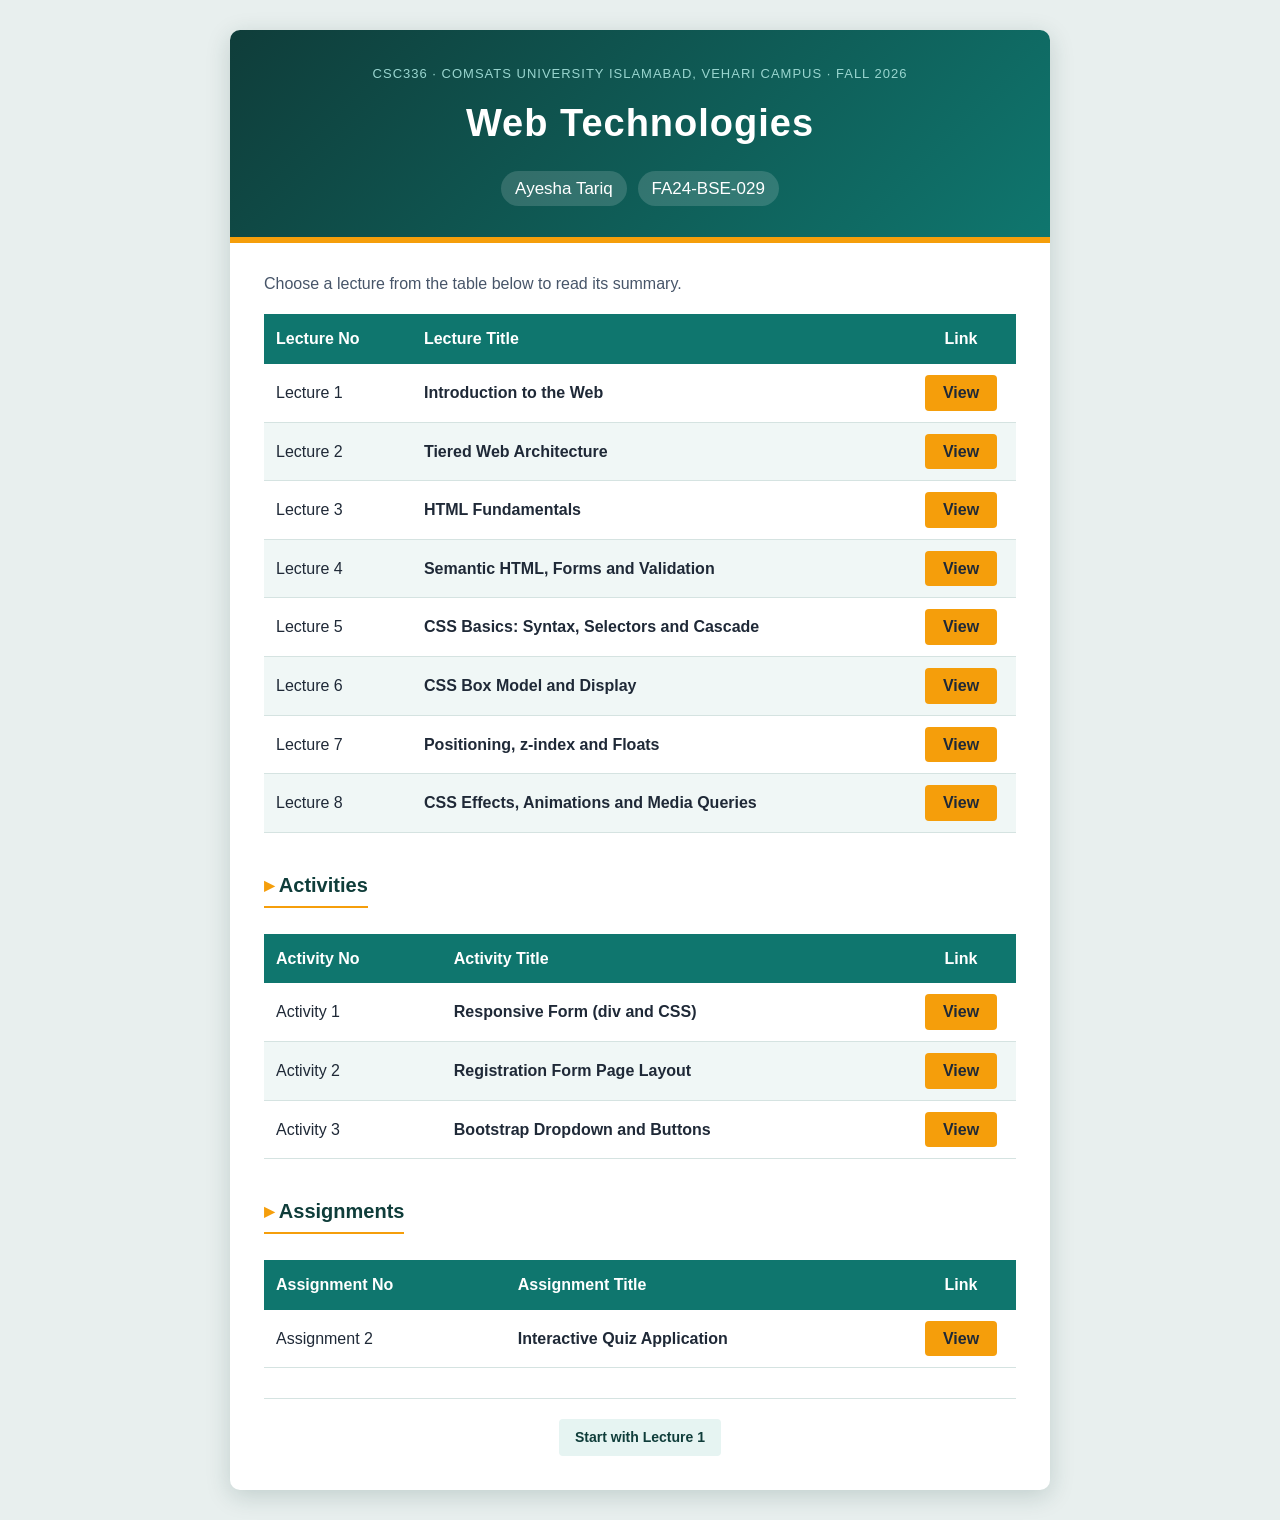
<file: index.html>
<!DOCTYPE html>
<html lang="en">
<head>
  <meta charset="UTF-8">
  <meta name="viewport" content="width=device-width, initial-scale=1.0">
  <title>Web Technologies</title>
  <link rel="stylesheet" href="style.css">
</head>
<body>
  <div class="wrapper">
    <header class="site-header">
      <p class="course">CSC336 &middot; COMSATS University Islamabad, Vehari Campus &middot; Fall 2026</p>
      <h1>Web Technologies</h1>
      <p class="student"><span>Ayesha Tariq</span> <span>FA24-BSE-029</span></p>
    </header>
    <main class="content">
      <p class="intro">Choose a lecture from the table below to read its summary.</p>
      <table class="lecture-table">
        <thead>
          <tr><th>Lecture No</th><th>Lecture Title</th><th>Link</th></tr>
        </thead>
        <tbody>
        <tr><td>Lecture 1</td><td class="title-cell">Introduction to the Web</td><td><a class="view-btn" href="lecture1.html">View</a></td></tr>
        <tr><td>Lecture 2</td><td class="title-cell">Tiered Web Architecture</td><td><a class="view-btn" href="lecture2.html">View</a></td></tr>
        <tr><td>Lecture 3</td><td class="title-cell">HTML Fundamentals</td><td><a class="view-btn" href="lecture3.html">View</a></td></tr>
        <tr><td>Lecture 4</td><td class="title-cell">Semantic HTML, Forms and Validation</td><td><a class="view-btn" href="lecture4.html">View</a></td></tr>
        <tr><td>Lecture 5</td><td class="title-cell">CSS Basics: Syntax, Selectors and Cascade</td><td><a class="view-btn" href="lecture5.html">View</a></td></tr>
        <tr><td>Lecture 6</td><td class="title-cell">CSS Box Model and Display</td><td><a class="view-btn" href="lecture6.html">View</a></td></tr>
        <tr><td>Lecture 7</td><td class="title-cell">Positioning, z-index and Floats</td><td><a class="view-btn" href="lecture7.html">View</a></td></tr>
        <tr><td>Lecture 8</td><td class="title-cell">CSS Effects, Animations and Media Queries</td><td><a class="view-btn" href="lecture8.html">View</a></td></tr>
        </tbody>
      </table>
      <h2>Activities</h2>
      <table class="lecture-table">
        <thead>
          <tr><th>Activity No</th><th>Activity Title</th><th>Link</th></tr>
        </thead>
        <tbody>
          <tr><td>Activity 1</td><td class="title-cell">Responsive Form (div and CSS)</td><td><a class="view-btn" href="activity1.html">View</a></td></tr>
          <tr><td>Activity 2</td><td class="title-cell">Registration Form Page Layout</td><td><a class="view-btn" href="activity2.html">View</a></td></tr>
          <tr><td>Activity 3</td><td class="title-cell">Bootstrap Dropdown and Buttons</td><td><a class="view-btn" href="activity3.html">View</a></td></tr>
        </tbody>
      </table>
      <h2>Assignments</h2>
      <table class="lecture-table">
        <thead>
          <tr><th>Assignment No</th><th>Assignment Title</th><th>Link</th></tr>
        </thead>
        <tbody>
          <tr><td>Assignment 2</td><td class="title-cell">Interactive Quiz Application</td><td><a class="view-btn" href="quiz.html">View</a></td></tr>
        </tbody>
      </table>
      <nav class="nav">
        <a href="lecture1.html">Start with Lecture 1</a>
      </nav>
    </main>
  </div>
</body>
</html>
</file>
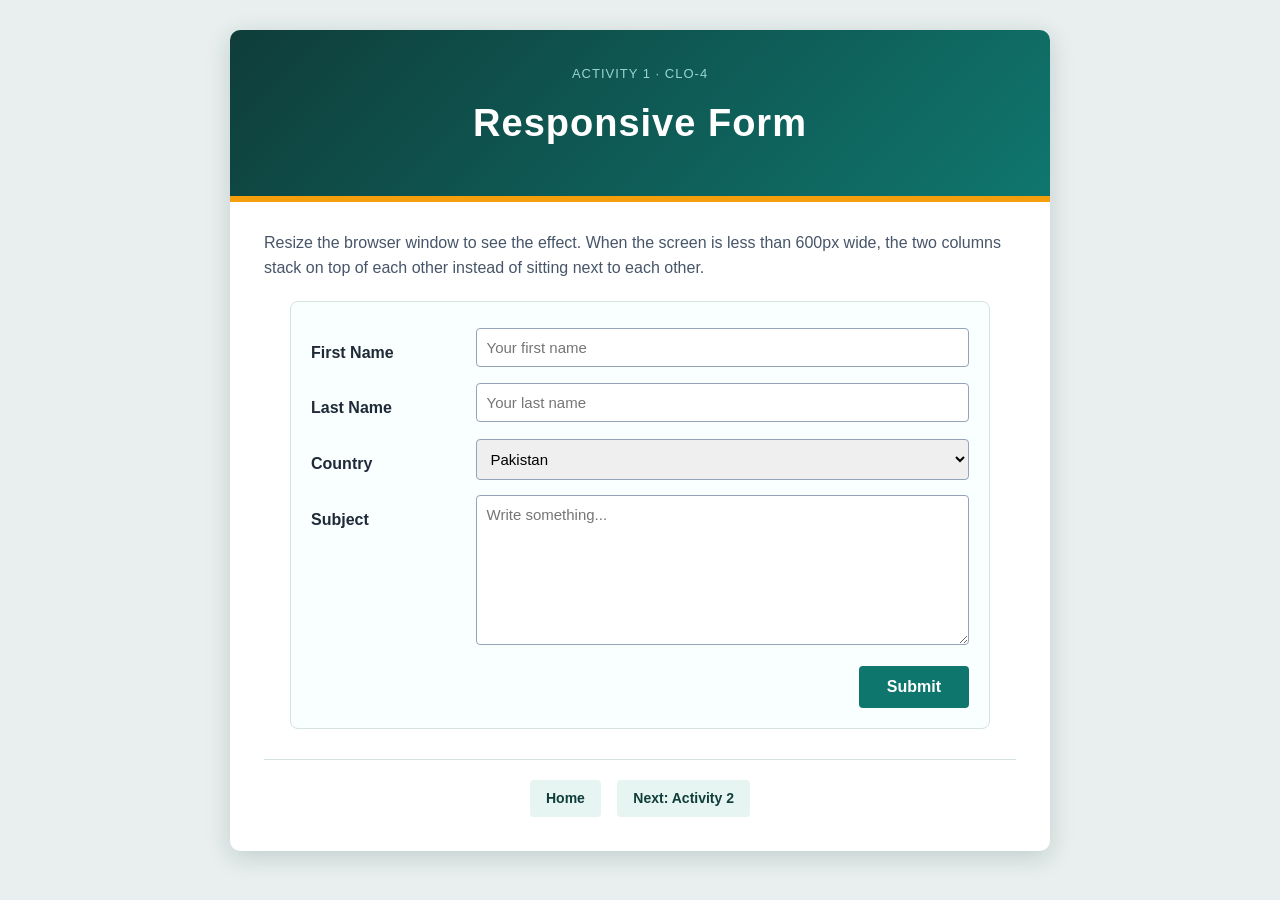
<file: activity1.html>
<!DOCTYPE html>
<html lang="en">
<head>
  <meta charset="UTF-8">
  <meta name="viewport" content="width=device-width, initial-scale=1.0">
  <title>Activity 1: Responsive Form</title>
  <link rel="stylesheet" href="style.css">
  <link rel="stylesheet" href="forms.css">
</head>
<body>
  <div class="wrapper">
    <header class="site-header">
      <p class="course">Activity 1 &middot; CLO-4</p>
      <h1>Responsive Form</h1>
    </header>
    <main class="content">
      <p class="intro">Resize the browser window to see the effect. When the screen is less than 600px wide, the two columns stack on top of each other instead of sitting next to each other.</p>

      <div class="form-box">
        <form action="#" method="post">
          <div class="row">
            <div class="col-25"><label for="fname">First Name</label></div>
            <div class="col-75"><input type="text" id="fname" name="firstname" placeholder="Your first name" required></div>
          </div>
          <div class="row">
            <div class="col-25"><label for="lname">Last Name</label></div>
            <div class="col-75"><input type="text" id="lname" name="lastname" placeholder="Your last name" required></div>
          </div>
          <div class="row">
            <div class="col-25"><label for="country">Country</label></div>
            <div class="col-75">
              <select id="country" name="country">
                <option value="pakistan">Pakistan</option>
                <option value="canada">Canada</option>
                <option value="usa">USA</option>
              </select>
            </div>
          </div>
          <div class="row">
            <div class="col-25"><label for="subject">Subject</label></div>
            <div class="col-75"><textarea id="subject" name="subject" placeholder="Write something..." style="height:150px"></textarea></div>
          </div>
          <div class="row">
            <input type="submit" class="submit-btn" value="Submit">
          </div>
        </form>
      </div>

      <nav class="nav">
        <a href="index.html">Home</a>
        <a href="activity2.html">Next: Activity 2</a>
      </nav>
    </main>
  </div>
</body>
</html>
</file>
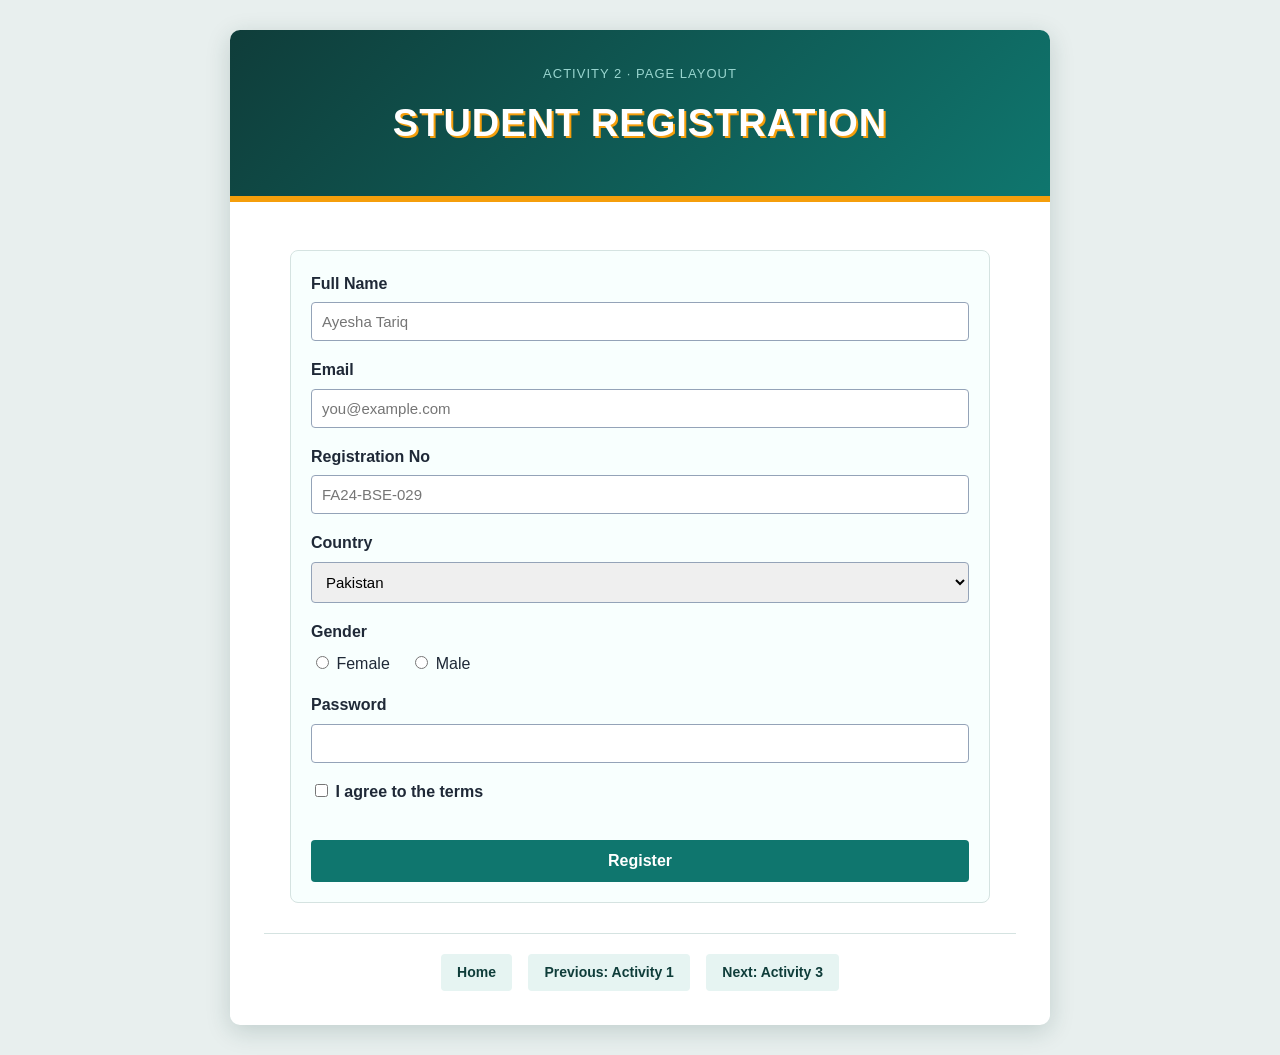
<file: activity2.html>
<!DOCTYPE html>
<html lang="en">
<head>
  <meta charset="UTF-8">
  <meta name="viewport" content="width=device-width, initial-scale=1.0">
  <title>Activity 2: Registration Form Layout</title>
  <link rel="stylesheet" href="style.css">
  <link rel="stylesheet" href="forms.css">
</head>
<body>
  <div class="wrapper">

    <!-- Header section: title styled with CSS -->
    <header class="site-header">
      <p class="course">Activity 2 &middot; Page Layout</p>
      <h1 class="page-title">Student Registration</h1>
    </header>

    <main class="content">
      <!-- Form container: registration form styled with CSS -->
      <div class="form-box reg-form">
        <form action="#" method="post">
          <div class="form-group">
            <label for="fullname">Full Name</label>
            <input type="text" id="fullname" name="fullname" placeholder="Ayesha Tariq" required>
          </div>
          <div class="form-group">
            <label for="email">Email</label>
            <input type="email" id="email" name="email" placeholder="you@example.com" required>
          </div>
          <div class="form-group">
            <label for="reg">Registration No</label>
            <input type="text" id="reg" name="reg" placeholder="FA24-BSE-029" pattern="FA[0-9]{2}-BSE-[0-9]{3}" required>
          </div>
          <div class="form-group">
            <label for="country">Country</label>
            <select id="country" name="country">
              <option value="pakistan">Pakistan</option>
              <option value="canada">Canada</option>
              <option value="usa">USA</option>
            </select>
          </div>
          <div class="form-group">
            <label>Gender</label>
            <div class="radio-row">
              <label><input type="radio" name="gender" value="female"> Female</label>
              <label><input type="radio" name="gender" value="male"> Male</label>
            </div>
          </div>
          <div class="form-group">
            <label for="password">Password</label>
            <input type="password" id="password" name="password" required>
          </div>
          <div class="form-group">
            <label><input type="checkbox" name="agree" required> I agree to the terms</label>
          </div>
          <div class="row">
            <input type="submit" class="submit-btn" value="Register">
          </div>
        </form>
      </div>

      <nav class="nav">
        <a href="index.html">Home</a>
        <a href="activity1.html">Previous: Activity 1</a>
        <a href="activity3.html">Next: Activity 3</a>
      </nav>
    </main>
  </div>
</body>
</html>
</file>
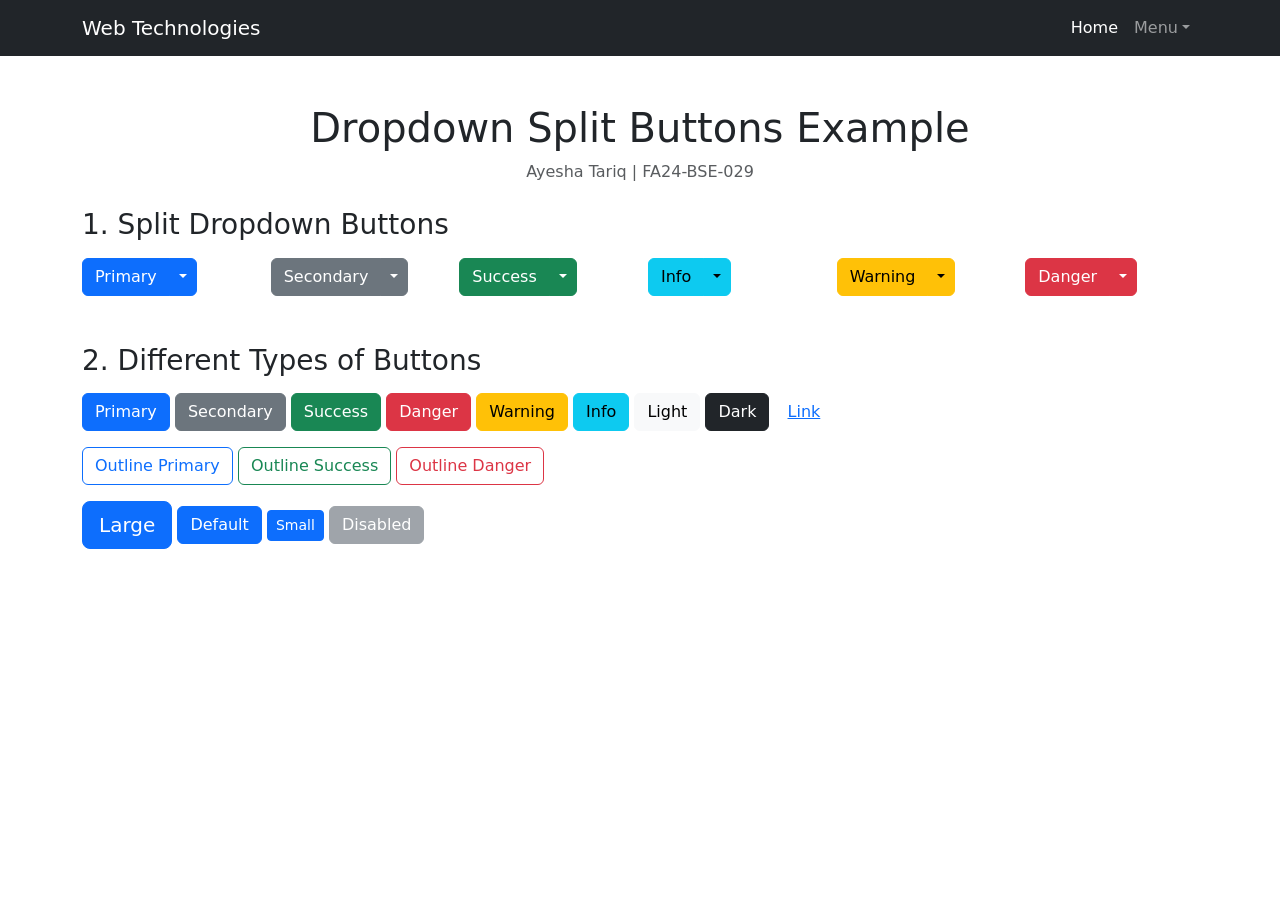
<file: activity3.html>
<!DOCTYPE html>
<html lang="en">
<head>
  <meta charset="UTF-8">
  <meta name="viewport" content="width=device-width, initial-scale=1">
  <title>Activity 3: Bootstrap Dropdown and Buttons</title>

  <!-- Bootstrap 5 CSS -->
  <link href="https://cdn.jsdelivr.net/npm/bootstrap@5.3.8/dist/css/bootstrap.min.css" rel="stylesheet" integrity="sha384-sRIl4kxILFvY47J16cr9ZwB07vP4J8+LH7qKQnuqkuIAvNWLzeN8tE5YBujZqJLB" crossorigin="anonymous">
</head>
<body>

  <!-- Navbar with a dropdown menu -->
  <nav class="navbar navbar-expand-lg navbar-dark bg-dark">
    <div class="container">
      <a class="navbar-brand" href="index.html">Web Technologies</a>
      <button class="navbar-toggler" type="button" data-bs-toggle="collapse" data-bs-target="#mainMenu" aria-controls="mainMenu" aria-expanded="false" aria-label="Toggle navigation">
        <span class="navbar-toggler-icon"></span>
      </button>
      <div class="collapse navbar-collapse" id="mainMenu">
        <ul class="navbar-nav ms-auto">
          <li class="nav-item">
            <a class="nav-link active" href="index.html">Home</a>
          </li>
          <li class="nav-item dropdown">
            <a class="nav-link dropdown-toggle" href="#" role="button" data-bs-toggle="dropdown" aria-expanded="false">Menu</a>
            <ul class="dropdown-menu">
              <li><a class="dropdown-item" href="#">Link 1</a></li>
              <li><a class="dropdown-item" href="#">Link 2</a></li>
              <li><hr class="dropdown-divider"></li>
              <li><a class="dropdown-item" href="#">Link 3</a></li>
            </ul>
          </li>
        </ul>
      </div>
    </div>
  </nav>

  <!-- Page content -->
  <div class="container my-5">

    <div class="text-center mb-4">
      <h1>Dropdown Split Buttons Example</h1>
      <p class="text-muted">Ayesha Tariq | FA24-BSE-029</p>
    </div>

    <!-- Section 1: Split dropdown buttons -->
    <h3 class="mb-3">1. Split Dropdown Buttons</h3>
    <div class="row g-3 mb-5">

      <div class="col-6 col-md-4 col-lg-2">
        <div class="btn-group">
          <button type="button" class="btn btn-primary">Primary</button>
          <button type="button" class="btn btn-primary dropdown-toggle dropdown-toggle-split" data-bs-toggle="dropdown" aria-expanded="false">
            <span class="visually-hidden">Toggle Dropdown</span>
          </button>
          <ul class="dropdown-menu">
            <li><a class="dropdown-item" href="#">Link 1</a></li>
            <li><a class="dropdown-item" href="#">Link 2</a></li>
          </ul>
        </div>
      </div>

      <div class="col-6 col-md-4 col-lg-2">
        <div class="btn-group">
          <button type="button" class="btn btn-secondary">Secondary</button>
          <button type="button" class="btn btn-secondary dropdown-toggle dropdown-toggle-split" data-bs-toggle="dropdown" aria-expanded="false">
            <span class="visually-hidden">Toggle Dropdown</span>
          </button>
          <ul class="dropdown-menu">
            <li><a class="dropdown-item" href="#">Link 1</a></li>
            <li><a class="dropdown-item" href="#">Link 2</a></li>
          </ul>
        </div>
      </div>

      <div class="col-6 col-md-4 col-lg-2">
        <div class="btn-group">
          <button type="button" class="btn btn-success">Success</button>
          <button type="button" class="btn btn-success dropdown-toggle dropdown-toggle-split" data-bs-toggle="dropdown" aria-expanded="false">
            <span class="visually-hidden">Toggle Dropdown</span>
          </button>
          <ul class="dropdown-menu">
            <li><a class="dropdown-item" href="#">Link 1</a></li>
            <li><a class="dropdown-item" href="#">Link 2</a></li>
          </ul>
        </div>
      </div>

      <div class="col-6 col-md-4 col-lg-2">
        <div class="btn-group">
          <button type="button" class="btn btn-info">Info</button>
          <button type="button" class="btn btn-info dropdown-toggle dropdown-toggle-split" data-bs-toggle="dropdown" aria-expanded="false">
            <span class="visually-hidden">Toggle Dropdown</span>
          </button>
          <ul class="dropdown-menu">
            <li><a class="dropdown-item" href="#">Link 1</a></li>
            <li><a class="dropdown-item" href="#">Link 2</a></li>
          </ul>
        </div>
      </div>

      <div class="col-6 col-md-4 col-lg-2">
        <div class="btn-group">
          <button type="button" class="btn btn-warning">Warning</button>
          <button type="button" class="btn btn-warning dropdown-toggle dropdown-toggle-split" data-bs-toggle="dropdown" aria-expanded="false">
            <span class="visually-hidden">Toggle Dropdown</span>
          </button>
          <ul class="dropdown-menu">
            <li><a class="dropdown-item" href="#">Link 1</a></li>
            <li><a class="dropdown-item" href="#">Link 2</a></li>
          </ul>
        </div>
      </div>

      <div class="col-6 col-md-4 col-lg-2">
        <div class="btn-group">
          <button type="button" class="btn btn-danger">Danger</button>
          <button type="button" class="btn btn-danger dropdown-toggle dropdown-toggle-split" data-bs-toggle="dropdown" aria-expanded="false">
            <span class="visually-hidden">Toggle Dropdown</span>
          </button>
          <ul class="dropdown-menu">
            <li><a class="dropdown-item" href="#">Link 1</a></li>
            <li><a class="dropdown-item" href="#">Link 2</a></li>
          </ul>
        </div>
      </div>

    </div>

    <!-- Section 2: Different types of buttons -->
    <h3 class="mb-3">2. Different Types of Buttons</h3>
    <div class="mb-3">
      <button type="button" class="btn btn-primary">Primary</button>
      <button type="button" class="btn btn-secondary">Secondary</button>
      <button type="button" class="btn btn-success">Success</button>
      <button type="button" class="btn btn-danger">Danger</button>
      <button type="button" class="btn btn-warning">Warning</button>
      <button type="button" class="btn btn-info">Info</button>
      <button type="button" class="btn btn-light">Light</button>
      <button type="button" class="btn btn-dark">Dark</button>
      <button type="button" class="btn btn-link">Link</button>
    </div>
    <div class="mb-3">
      <button type="button" class="btn btn-outline-primary">Outline Primary</button>
      <button type="button" class="btn btn-outline-success">Outline Success</button>
      <button type="button" class="btn btn-outline-danger">Outline Danger</button>
    </div>
    <div class="mb-3">
      <button type="button" class="btn btn-primary btn-lg">Large</button>
      <button type="button" class="btn btn-primary">Default</button>
      <button type="button" class="btn btn-primary btn-sm">Small</button>
      <button type="button" class="btn btn-secondary" disabled>Disabled</button>
    </div>

  </div>

  <!-- Bootstrap 5 JS bundle (needed for dropdowns) -->
  <script src="https://cdn.jsdelivr.net/npm/bootstrap@5.3.8/dist/js/bootstrap.bundle.min.js" integrity="sha384-FKyoEForCGlyvwx9Hj09JcYn3nv7wiPVlz7YYwJrWVcXK/BmnVDxM+D2scQbITxI" crossorigin="anonymous"></script>
</body>
</html>
</file>
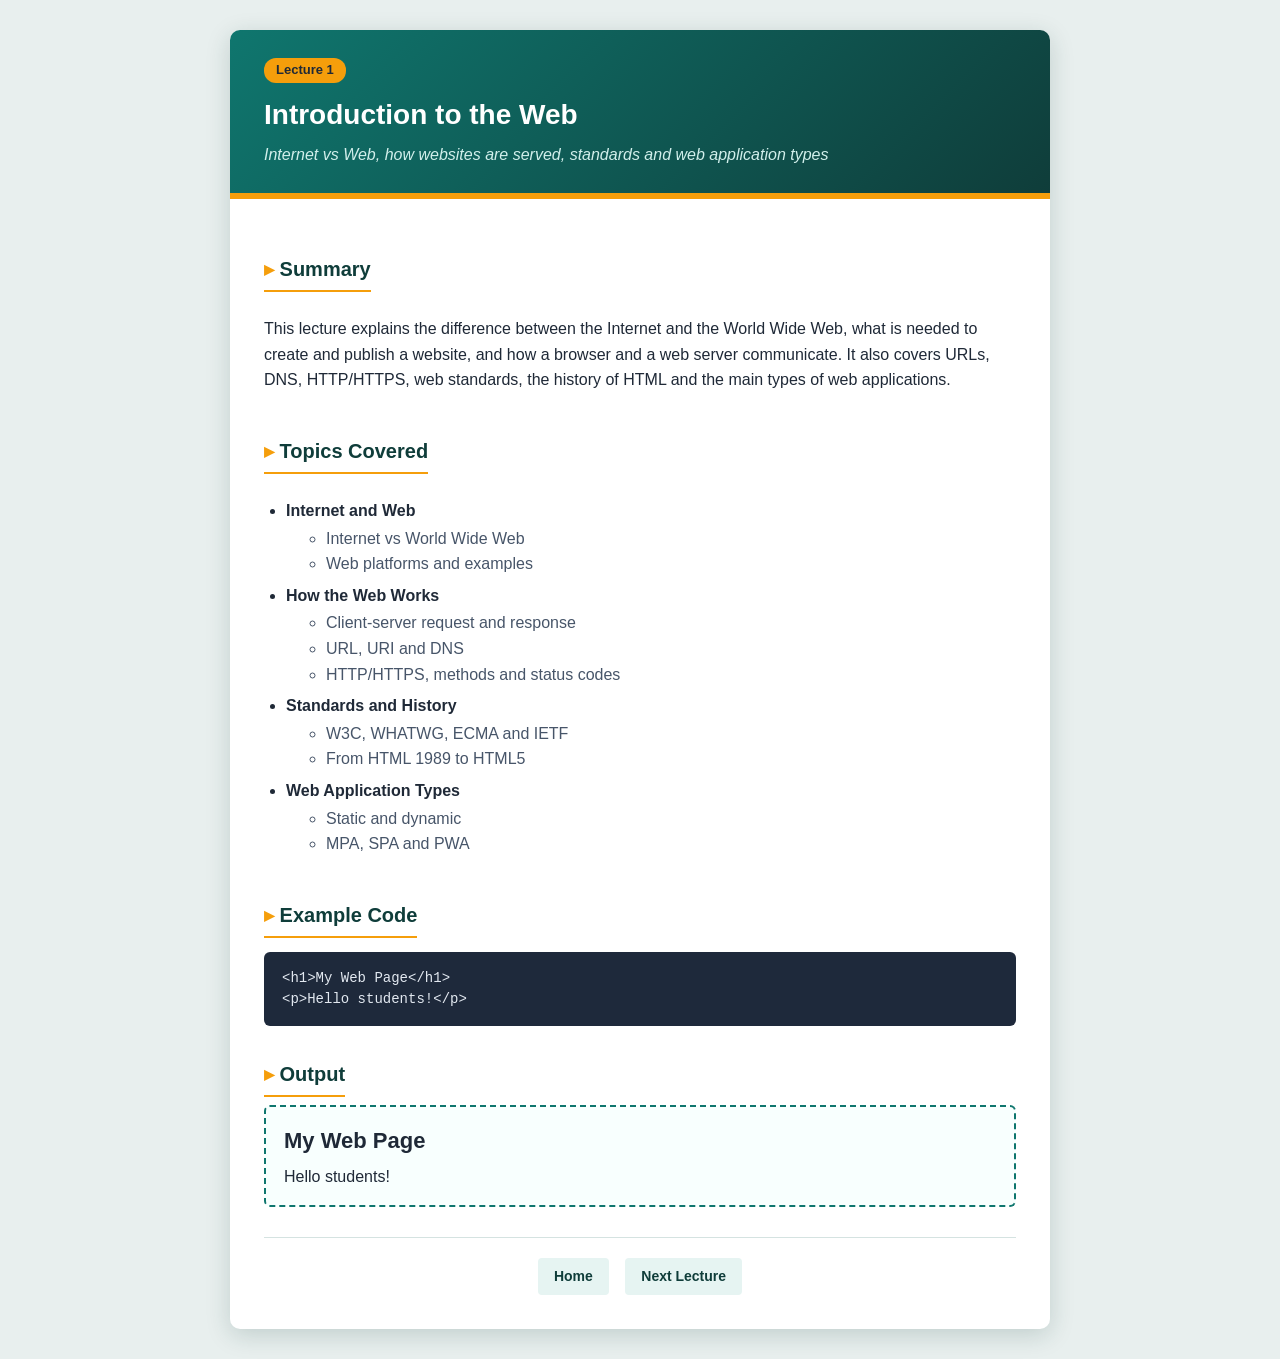
<file: lecture1.html>
<!DOCTYPE html>
<html lang="en">
<head>
  <meta charset="UTF-8">
  <meta name="viewport" content="width=device-width, initial-scale=1.0">
  <title>Lecture 1: Introduction to the Web</title>
  <link rel="stylesheet" href="style.css">
</head>
<body>
  <div class="wrapper">
    <header class="lecture-header">
      <span class="lec-badge">Lecture 1</span>
      <h1>Introduction to the Web</h1>
      <p>Internet vs Web, how websites are served, standards and web application types</p>
    </header>
    <main class="content">
      <h2>Summary</h2>
      <p>This lecture explains the difference between the Internet and the World Wide Web, what is needed to create and publish a website, and how a browser and a web server communicate. It also covers URLs, DNS, HTTP/HTTPS, web standards, the history of HTML and the main types of web applications.</p>
      <h2>Topics Covered</h2>
      <ul class="topics">
        <li><strong>Internet and Web</strong>
          <ul>
            <li>Internet vs World Wide Web</li>
            <li>Web platforms and examples</li>
          </ul>
        </li>
        <li><strong>How the Web Works</strong>
          <ul>
            <li>Client-server request and response</li>
            <li>URL, URI and DNS</li>
            <li>HTTP/HTTPS, methods and status codes</li>
          </ul>
        </li>
        <li><strong>Standards and History</strong>
          <ul>
            <li>W3C, WHATWG, ECMA and IETF</li>
            <li>From HTML 1989 to HTML5</li>
          </ul>
        </li>
        <li><strong>Web Application Types</strong>
          <ul>
            <li>Static and dynamic</li>
            <li>MPA, SPA and PWA</li>
          </ul>
        </li>
      </ul>
      <h2>Example Code</h2>
<pre class="code">&lt;h1&gt;My Web Page&lt;/h1&gt;
&lt;p&gt;Hello students!&lt;/p&gt;</pre>
      <h2>Output</h2>
      <div class="output">
        <h1 style="font-size:22px; margin:0 0 6px;">My Web Page</h1>
        <p style="margin:0;">Hello students!</p>
      </div>
      <nav class="nav">
        <a href="index.html">Home</a>
        <a href="lecture2.html">Next Lecture</a>
      </nav>
    </main>
  </div>
</body>
</html>
</file>
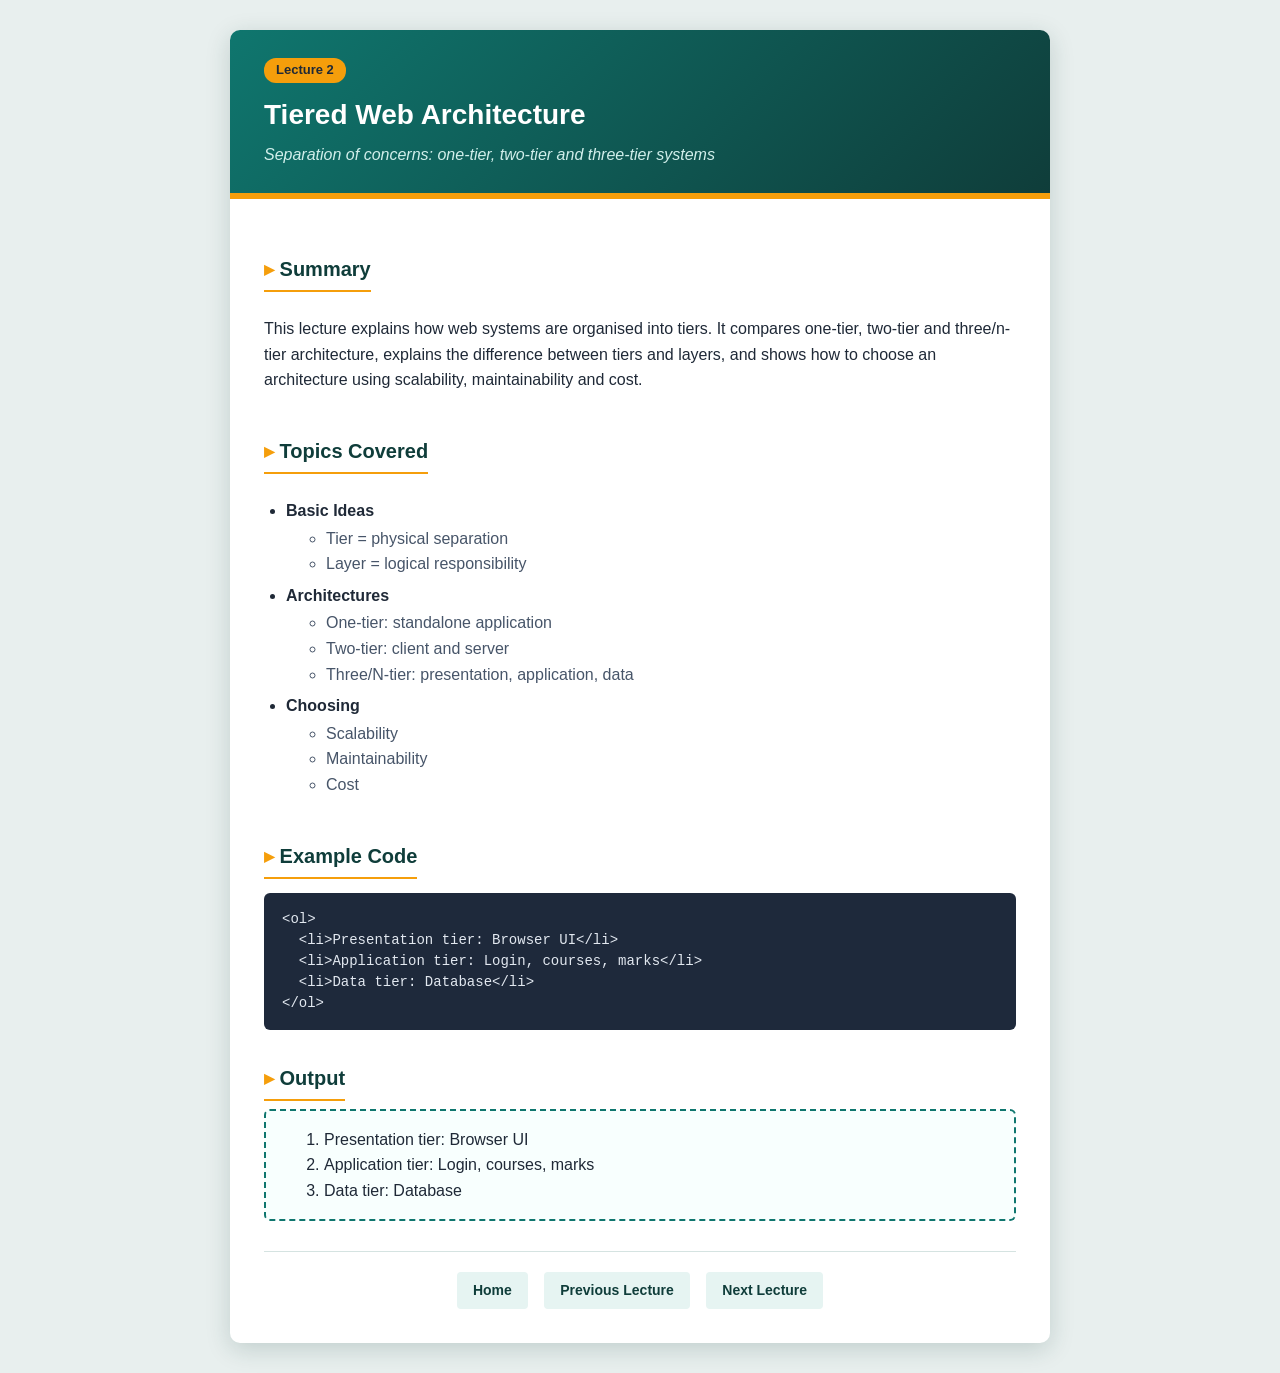
<file: lecture2.html>
<!DOCTYPE html>
<html lang="en">
<head>
  <meta charset="UTF-8">
  <meta name="viewport" content="width=device-width, initial-scale=1.0">
  <title>Lecture 2: Tiered Web Architecture</title>
  <link rel="stylesheet" href="style.css">
</head>
<body>
  <div class="wrapper">
    <header class="lecture-header">
      <span class="lec-badge">Lecture 2</span>
      <h1>Tiered Web Architecture</h1>
      <p>Separation of concerns: one-tier, two-tier and three-tier systems</p>
    </header>
    <main class="content">
      <h2>Summary</h2>
      <p>This lecture explains how web systems are organised into tiers. It compares one-tier, two-tier and three/n-tier architecture, explains the difference between tiers and layers, and shows how to choose an architecture using scalability, maintainability and cost.</p>
      <h2>Topics Covered</h2>
      <ul class="topics">
        <li><strong>Basic Ideas</strong>
          <ul>
            <li>Tier = physical separation</li>
            <li>Layer = logical responsibility</li>
          </ul>
        </li>
        <li><strong>Architectures</strong>
          <ul>
            <li>One-tier: standalone application</li>
            <li>Two-tier: client and server</li>
            <li>Three/N-tier: presentation, application, data</li>
          </ul>
        </li>
        <li><strong>Choosing</strong>
          <ul>
            <li>Scalability</li>
            <li>Maintainability</li>
            <li>Cost</li>
          </ul>
        </li>
      </ul>
      <h2>Example Code</h2>
<pre class="code">&lt;ol&gt;
  &lt;li&gt;Presentation tier: Browser UI&lt;/li&gt;
  &lt;li&gt;Application tier: Login, courses, marks&lt;/li&gt;
  &lt;li&gt;Data tier: Database&lt;/li&gt;
&lt;/ol&gt;</pre>
      <h2>Output</h2>
      <div class="output">
        <ol style="margin:0;">
          <li>Presentation tier: Browser UI</li>
          <li>Application tier: Login, courses, marks</li>
          <li>Data tier: Database</li>
        </ol>
      </div>
      <nav class="nav">
        <a href="index.html">Home</a>
        <a href="lecture1.html">Previous Lecture</a>
        <a href="lecture3.html">Next Lecture</a>
      </nav>
    </main>
  </div>
</body>
</html>
</file>
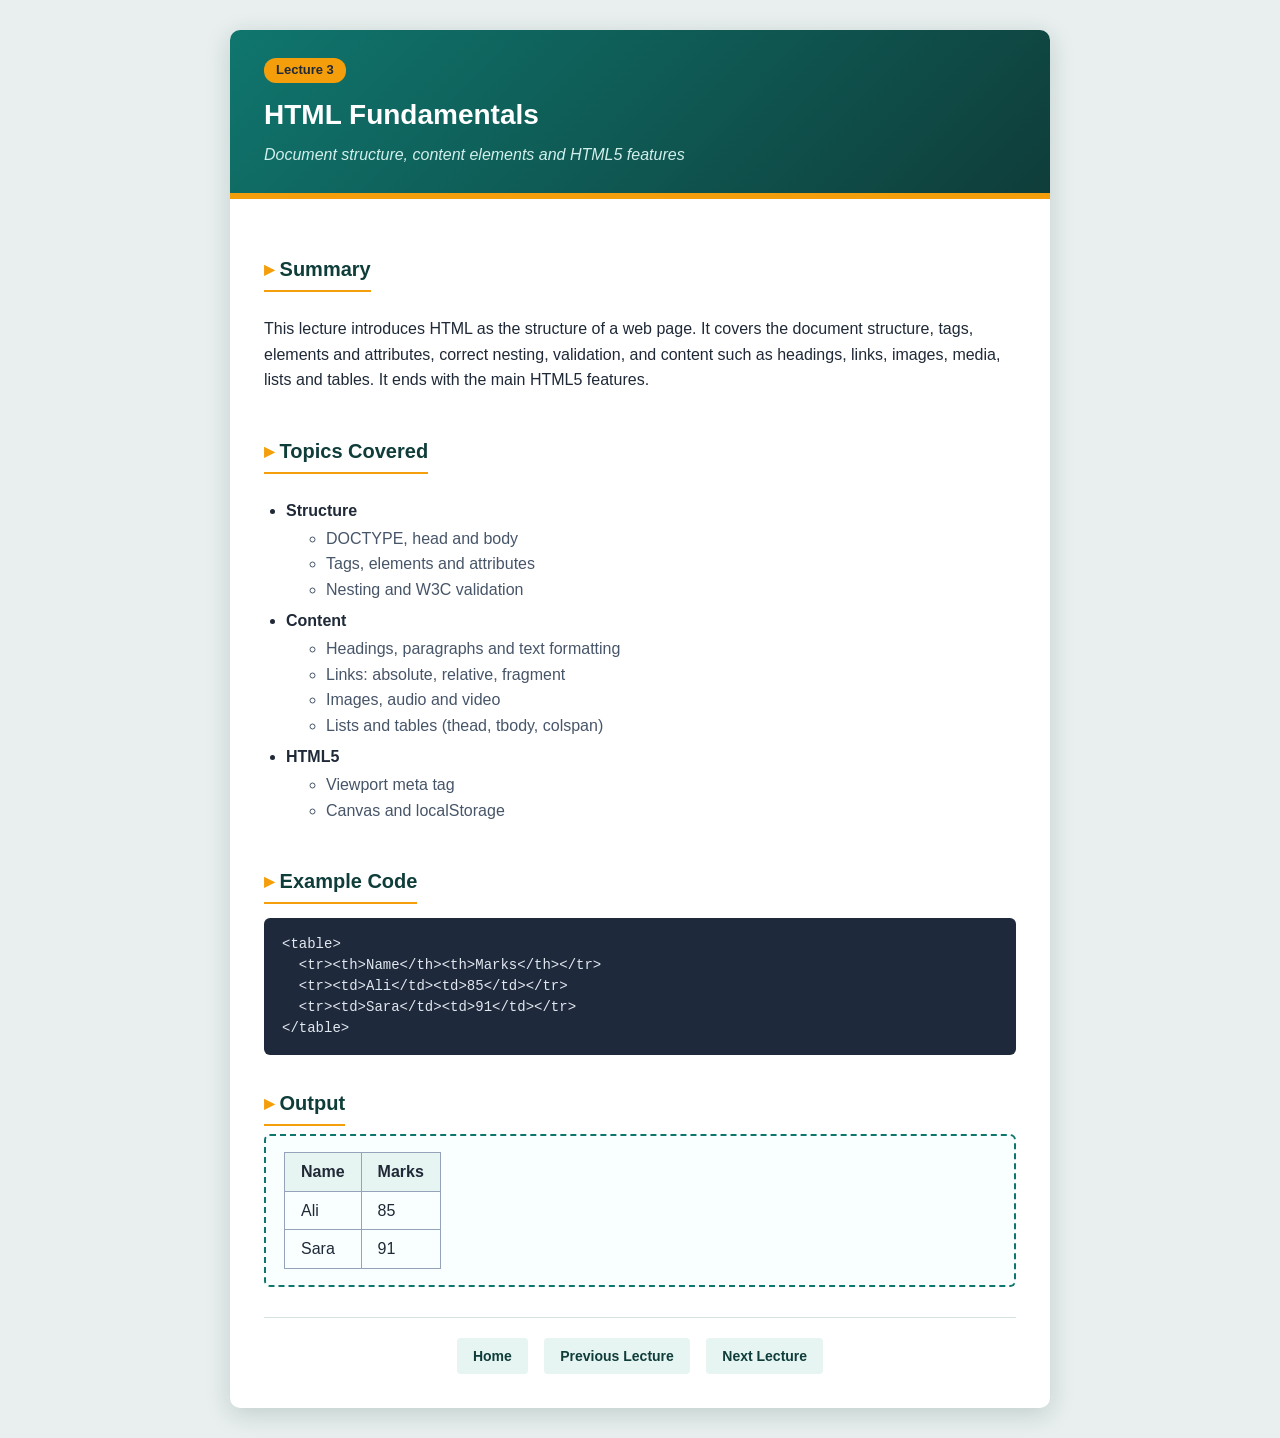
<file: lecture3.html>
<!DOCTYPE html>
<html lang="en">
<head>
  <meta charset="UTF-8">
  <meta name="viewport" content="width=device-width, initial-scale=1.0">
  <title>Lecture 3: HTML Fundamentals</title>
  <link rel="stylesheet" href="style.css">
</head>
<body>
  <div class="wrapper">
    <header class="lecture-header">
      <span class="lec-badge">Lecture 3</span>
      <h1>HTML Fundamentals</h1>
      <p>Document structure, content elements and HTML5 features</p>
    </header>
    <main class="content">
      <h2>Summary</h2>
      <p>This lecture introduces HTML as the structure of a web page. It covers the document structure, tags, elements and attributes, correct nesting, validation, and content such as headings, links, images, media, lists and tables. It ends with the main HTML5 features.</p>
      <h2>Topics Covered</h2>
      <ul class="topics">
        <li><strong>Structure</strong>
          <ul>
            <li>DOCTYPE, head and body</li>
            <li>Tags, elements and attributes</li>
            <li>Nesting and W3C validation</li>
          </ul>
        </li>
        <li><strong>Content</strong>
          <ul>
            <li>Headings, paragraphs and text formatting</li>
            <li>Links: absolute, relative, fragment</li>
            <li>Images, audio and video</li>
            <li>Lists and tables (thead, tbody, colspan)</li>
          </ul>
        </li>
        <li><strong>HTML5</strong>
          <ul>
            <li>Viewport meta tag</li>
            <li>Canvas and localStorage</li>
          </ul>
        </li>
      </ul>
      <h2>Example Code</h2>
<pre class="code">&lt;table&gt;
  &lt;tr&gt;&lt;th&gt;Name&lt;/th&gt;&lt;th&gt;Marks&lt;/th&gt;&lt;/tr&gt;
  &lt;tr&gt;&lt;td&gt;Ali&lt;/td&gt;&lt;td&gt;85&lt;/td&gt;&lt;/tr&gt;
  &lt;tr&gt;&lt;td&gt;Sara&lt;/td&gt;&lt;td&gt;91&lt;/td&gt;&lt;/tr&gt;
&lt;/table&gt;</pre>
      <h2>Output</h2>
      <div class="output">
        <table>
          <tr><th>Name</th><th>Marks</th></tr>
          <tr><td>Ali</td><td>85</td></tr>
          <tr><td>Sara</td><td>91</td></tr>
        </table>
      </div>
      <nav class="nav">
        <a href="index.html">Home</a>
        <a href="lecture2.html">Previous Lecture</a>
        <a href="lecture4.html">Next Lecture</a>
      </nav>
    </main>
  </div>
</body>
</html>
</file>
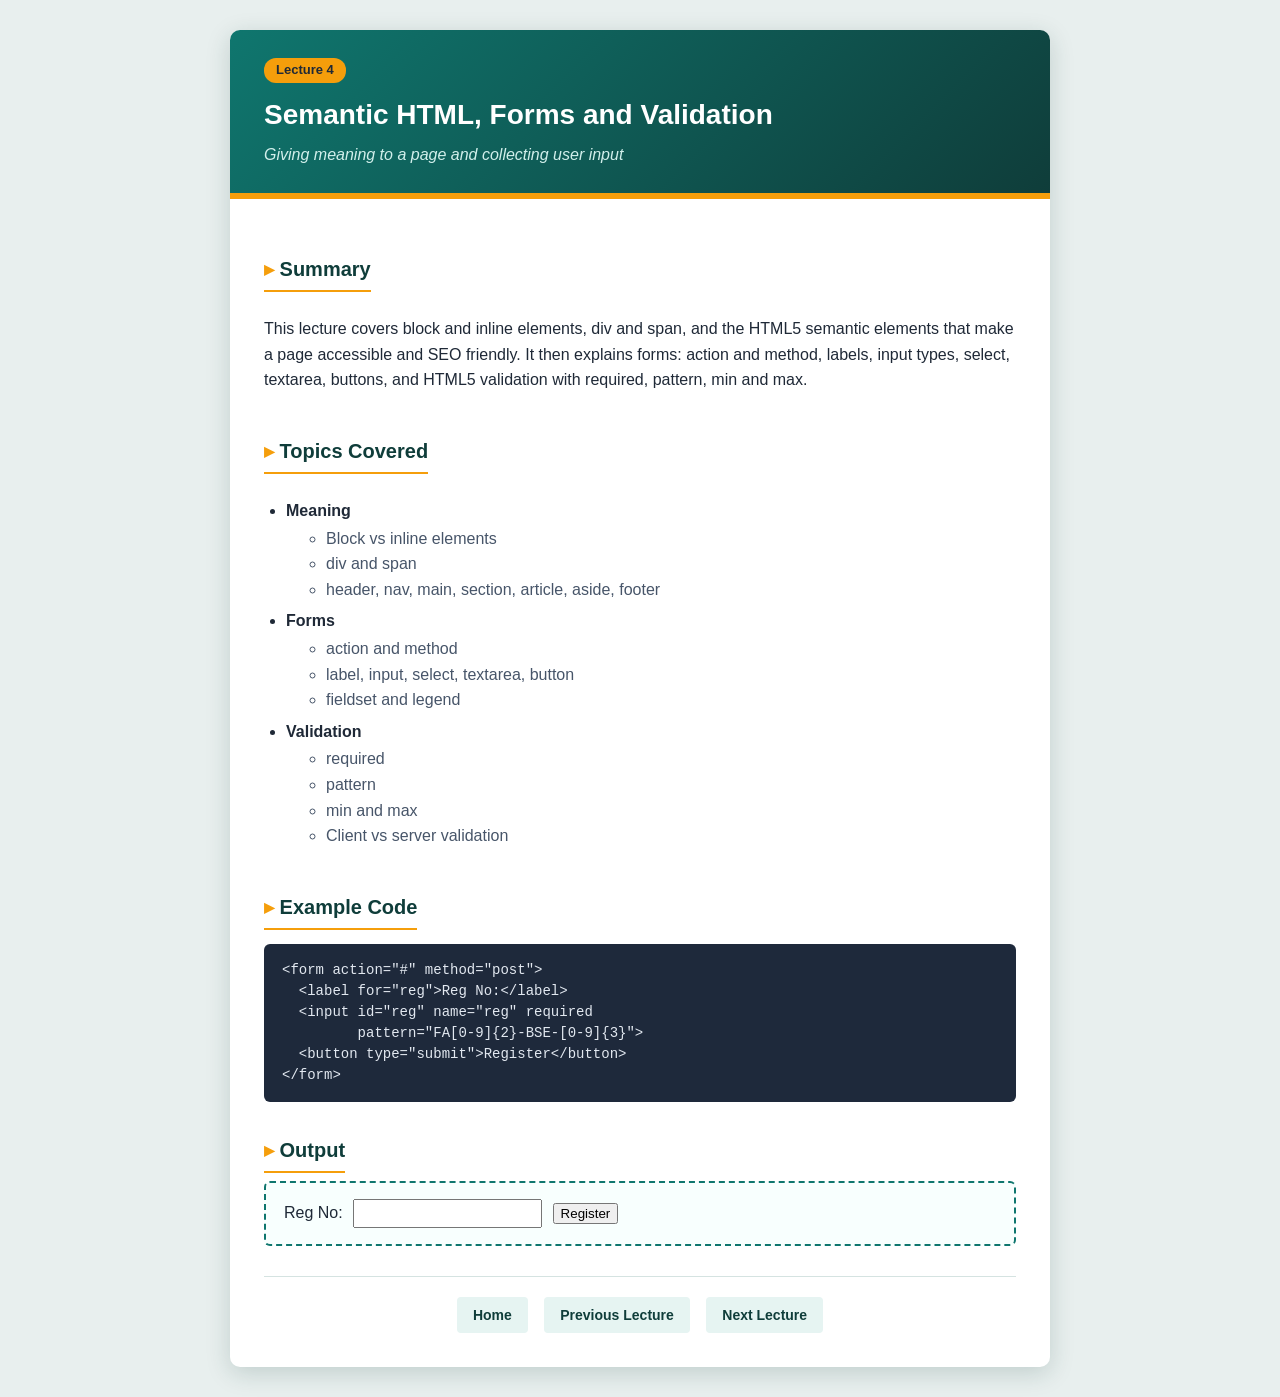
<file: lecture4.html>
<!DOCTYPE html>
<html lang="en">
<head>
  <meta charset="UTF-8">
  <meta name="viewport" content="width=device-width, initial-scale=1.0">
  <title>Lecture 4: Semantic HTML, Forms and Validation</title>
  <link rel="stylesheet" href="style.css">
</head>
<body>
  <div class="wrapper">
    <header class="lecture-header">
      <span class="lec-badge">Lecture 4</span>
      <h1>Semantic HTML, Forms and Validation</h1>
      <p>Giving meaning to a page and collecting user input</p>
    </header>
    <main class="content">
      <h2>Summary</h2>
      <p>This lecture covers block and inline elements, div and span, and the HTML5 semantic elements that make a page accessible and SEO friendly. It then explains forms: action and method, labels, input types, select, textarea, buttons, and HTML5 validation with required, pattern, min and max.</p>
      <h2>Topics Covered</h2>
      <ul class="topics">
        <li><strong>Meaning</strong>
          <ul>
            <li>Block vs inline elements</li>
            <li>div and span</li>
            <li>header, nav, main, section, article, aside, footer</li>
          </ul>
        </li>
        <li><strong>Forms</strong>
          <ul>
            <li>action and method</li>
            <li>label, input, select, textarea, button</li>
            <li>fieldset and legend</li>
          </ul>
        </li>
        <li><strong>Validation</strong>
          <ul>
            <li>required</li>
            <li>pattern</li>
            <li>min and max</li>
            <li>Client vs server validation</li>
          </ul>
        </li>
      </ul>
      <h2>Example Code</h2>
<pre class="code">&lt;form action=&quot;#&quot; method=&quot;post&quot;&gt;
  &lt;label for=&quot;reg&quot;&gt;Reg No:&lt;/label&gt;
  &lt;input id=&quot;reg&quot; name=&quot;reg&quot; required
         pattern=&quot;FA[0-9]{2}-BSE-[0-9]{3}&quot;&gt;
  &lt;button type=&quot;submit&quot;&gt;Register&lt;/button&gt;
&lt;/form&gt;</pre>
      <h2>Output</h2>
      <div class="output">
        <form action="#" method="post">
          <label for="reg">Reg No:</label>
          <input id="reg" name="reg" required
                 pattern="FA[0-9]{2}-BSE-[0-9]{3}">
          <button type="submit">Register</button>
        </form>
      </div>
      <nav class="nav">
        <a href="index.html">Home</a>
        <a href="lecture3.html">Previous Lecture</a>
        <a href="lecture5.html">Next Lecture</a>
      </nav>
    </main>
  </div>
</body>
</html>
</file>
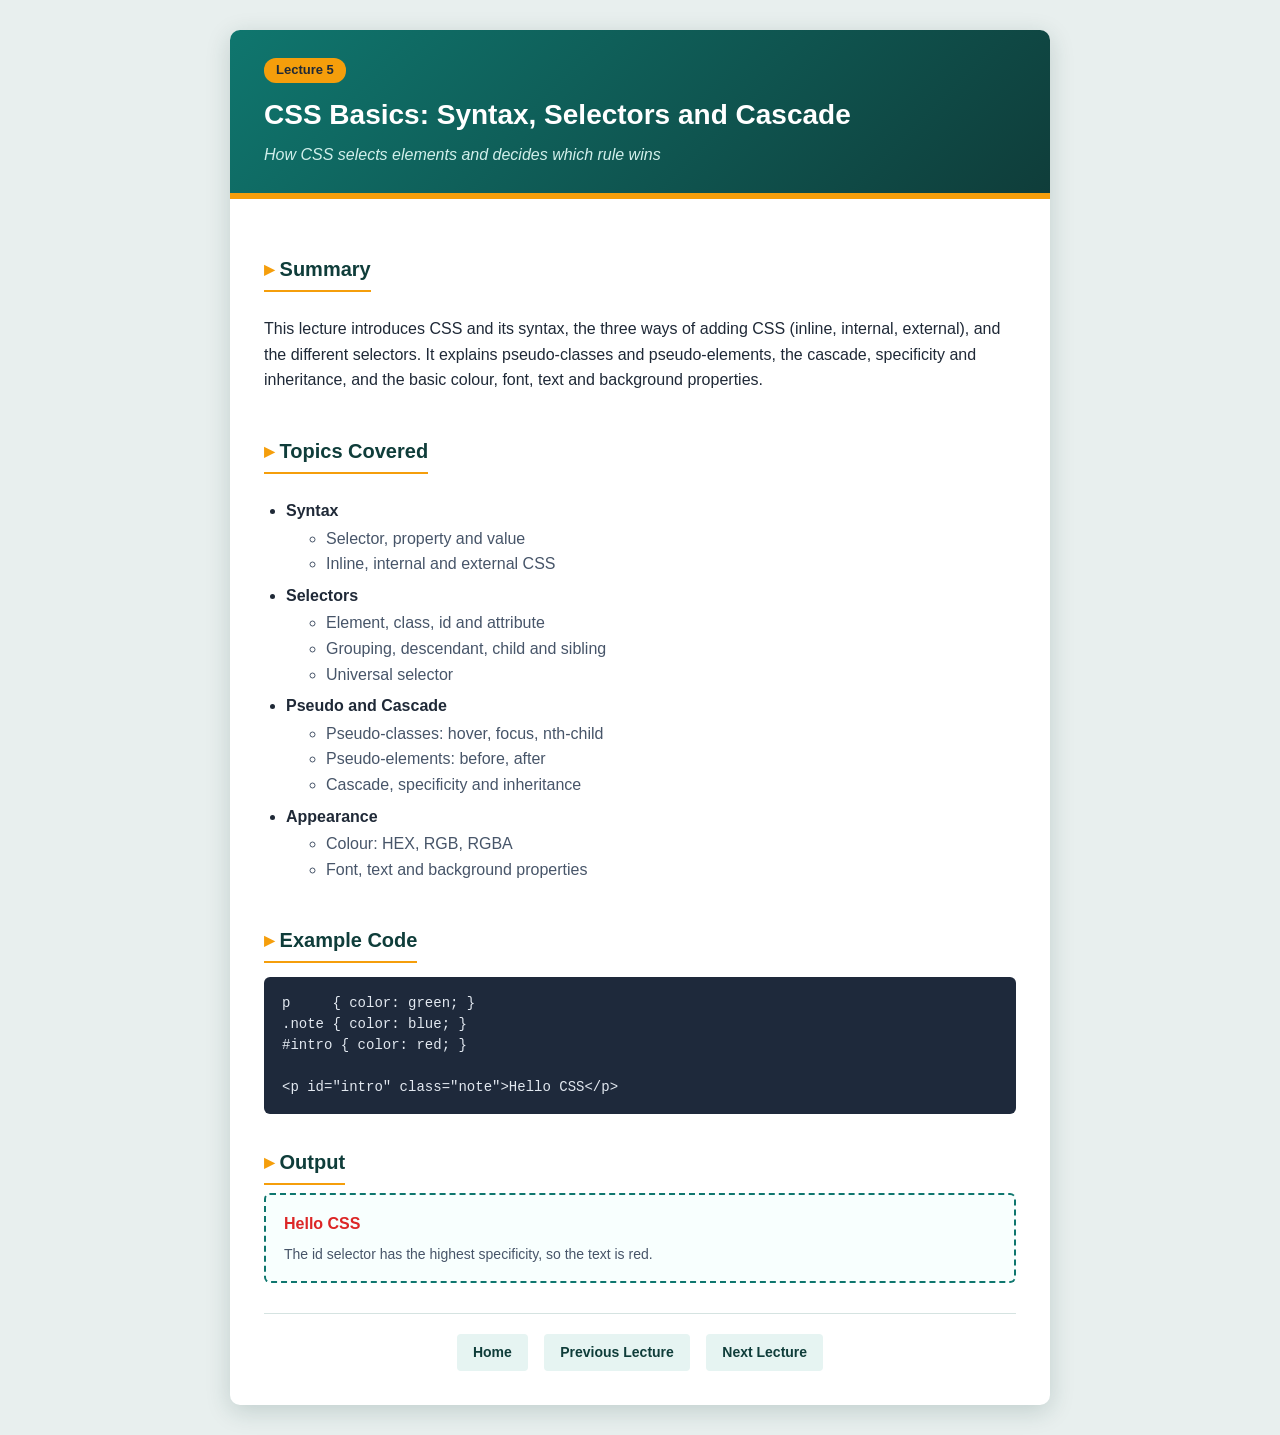
<file: lecture5.html>
<!DOCTYPE html>
<html lang="en">
<head>
  <meta charset="UTF-8">
  <meta name="viewport" content="width=device-width, initial-scale=1.0">
  <title>Lecture 5: CSS Basics: Syntax, Selectors and Cascade</title>
  <link rel="stylesheet" href="style.css">
</head>
<body>
  <div class="wrapper">
    <header class="lecture-header">
      <span class="lec-badge">Lecture 5</span>
      <h1>CSS Basics: Syntax, Selectors and Cascade</h1>
      <p>How CSS selects elements and decides which rule wins</p>
    </header>
    <main class="content">
      <h2>Summary</h2>
      <p>This lecture introduces CSS and its syntax, the three ways of adding CSS (inline, internal, external), and the different selectors. It explains pseudo-classes and pseudo-elements, the cascade, specificity and inheritance, and the basic colour, font, text and background properties.</p>
      <h2>Topics Covered</h2>
      <ul class="topics">
        <li><strong>Syntax</strong>
          <ul>
            <li>Selector, property and value</li>
            <li>Inline, internal and external CSS</li>
          </ul>
        </li>
        <li><strong>Selectors</strong>
          <ul>
            <li>Element, class, id and attribute</li>
            <li>Grouping, descendant, child and sibling</li>
            <li>Universal selector</li>
          </ul>
        </li>
        <li><strong>Pseudo and Cascade</strong>
          <ul>
            <li>Pseudo-classes: hover, focus, nth-child</li>
            <li>Pseudo-elements: before, after</li>
            <li>Cascade, specificity and inheritance</li>
          </ul>
        </li>
        <li><strong>Appearance</strong>
          <ul>
            <li>Colour: HEX, RGB, RGBA</li>
            <li>Font, text and background properties</li>
          </ul>
        </li>
      </ul>
      <h2>Example Code</h2>
<pre class="code">p     { color: green; }
.note { color: blue; }
#intro { color: red; }

&lt;p id=&quot;intro&quot; class=&quot;note&quot;&gt;Hello CSS&lt;/p&gt;</pre>
      <h2>Output</h2>
      <div class="output">
        <p id="intro" class="note" style="margin:0;">Hello CSS</p>
        <p style="margin:6px 0 0; font-size:14px; color:#475569;">The id selector has the highest specificity, so the text is red.</p>
      </div>
      <nav class="nav">
        <a href="index.html">Home</a>
        <a href="lecture4.html">Previous Lecture</a>
        <a href="lecture6.html">Next Lecture</a>
      </nav>
    </main>
  </div>
</body>
</html>
</file>
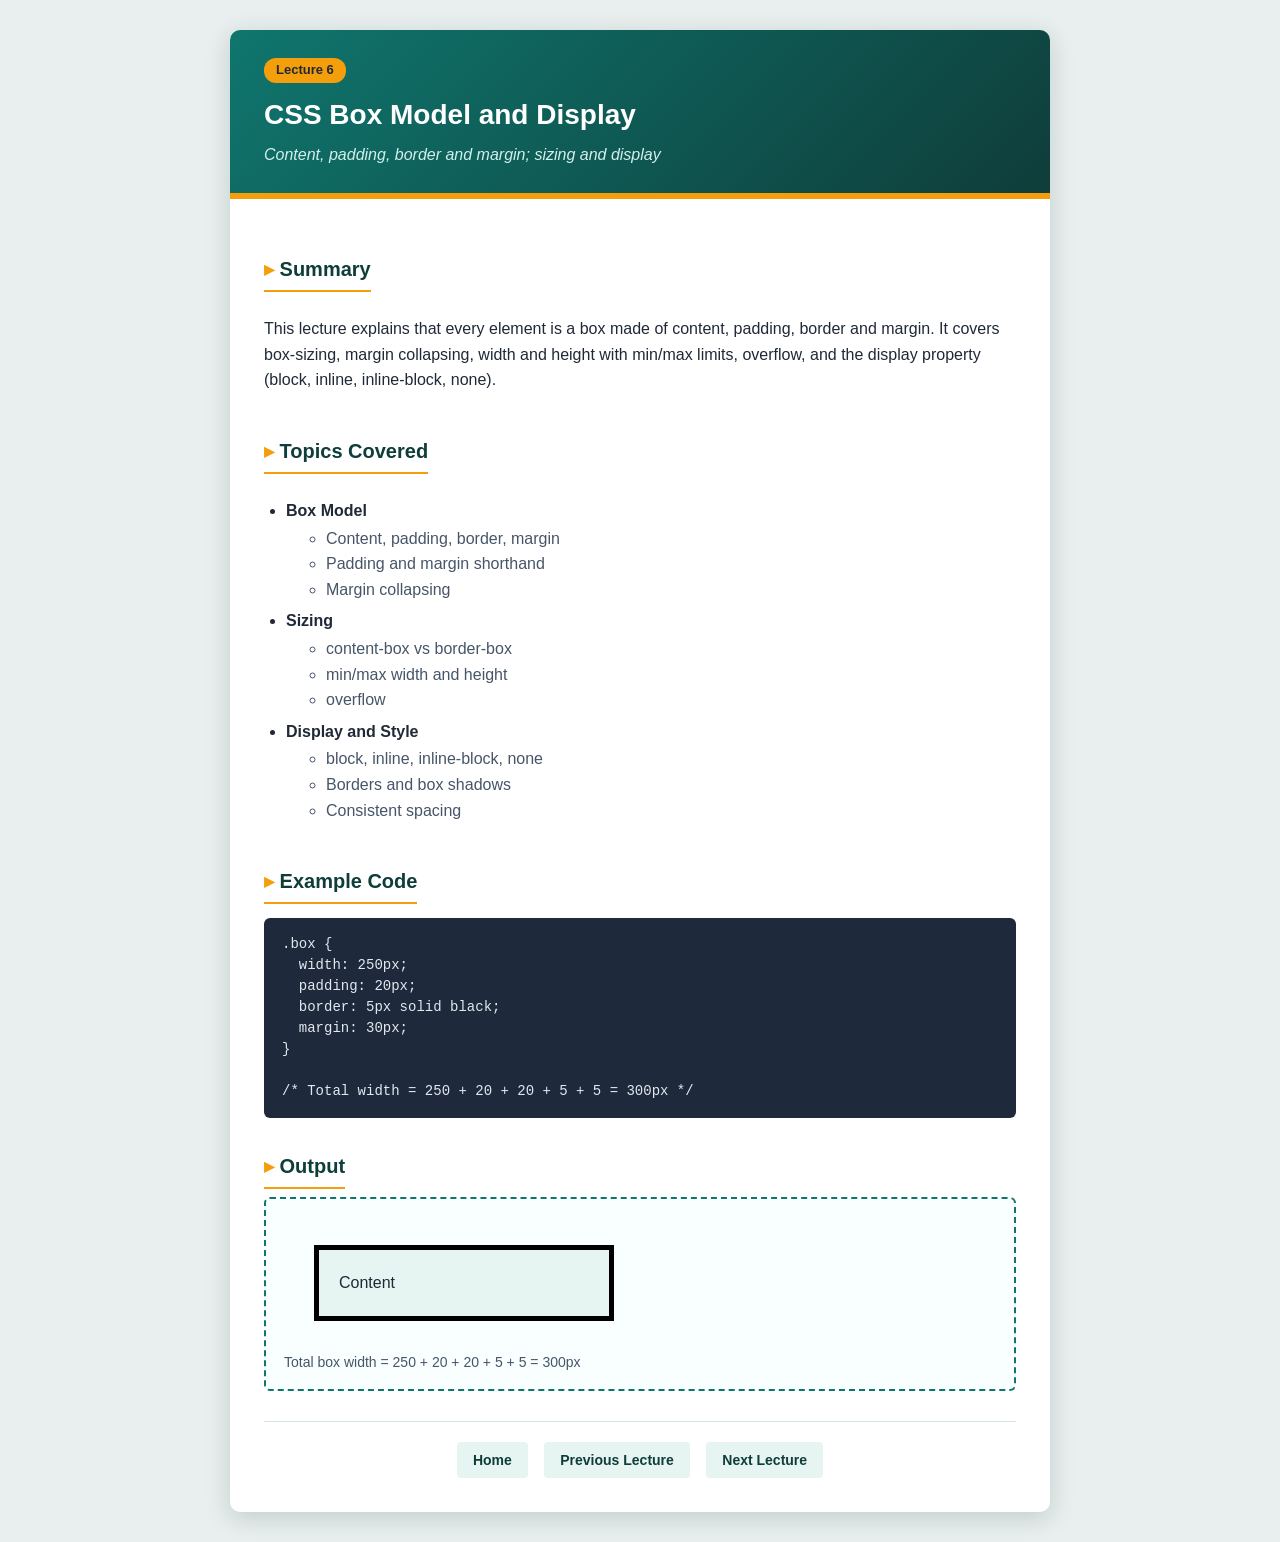
<file: lecture6.html>
<!DOCTYPE html>
<html lang="en">
<head>
  <meta charset="UTF-8">
  <meta name="viewport" content="width=device-width, initial-scale=1.0">
  <title>Lecture 6: CSS Box Model and Display</title>
  <link rel="stylesheet" href="style.css">
</head>
<body>
  <div class="wrapper">
    <header class="lecture-header">
      <span class="lec-badge">Lecture 6</span>
      <h1>CSS Box Model and Display</h1>
      <p>Content, padding, border and margin; sizing and display</p>
    </header>
    <main class="content">
      <h2>Summary</h2>
      <p>This lecture explains that every element is a box made of content, padding, border and margin. It covers box-sizing, margin collapsing, width and height with min/max limits, overflow, and the display property (block, inline, inline-block, none).</p>
      <h2>Topics Covered</h2>
      <ul class="topics">
        <li><strong>Box Model</strong>
          <ul>
            <li>Content, padding, border, margin</li>
            <li>Padding and margin shorthand</li>
            <li>Margin collapsing</li>
          </ul>
        </li>
        <li><strong>Sizing</strong>
          <ul>
            <li>content-box vs border-box</li>
            <li>min/max width and height</li>
            <li>overflow</li>
          </ul>
        </li>
        <li><strong>Display and Style</strong>
          <ul>
            <li>block, inline, inline-block, none</li>
            <li>Borders and box shadows</li>
            <li>Consistent spacing</li>
          </ul>
        </li>
      </ul>
      <h2>Example Code</h2>
<pre class="code">.box {
  width: 250px;
  padding: 20px;
  border: 5px solid black;
  margin: 30px;
}

/* Total width = 250 + 20 + 20 + 5 + 5 = 300px */</pre>
      <h2>Output</h2>
      <div class="output">
        <div class="box">Content</div>
        <p style="margin:0; font-size:14px; color:#475569;">Total box width = 250 + 20 + 20 + 5 + 5 = 300px</p>
      </div>
      <nav class="nav">
        <a href="index.html">Home</a>
        <a href="lecture5.html">Previous Lecture</a>
        <a href="lecture7.html">Next Lecture</a>
      </nav>
    </main>
  </div>
</body>
</html>
</file>
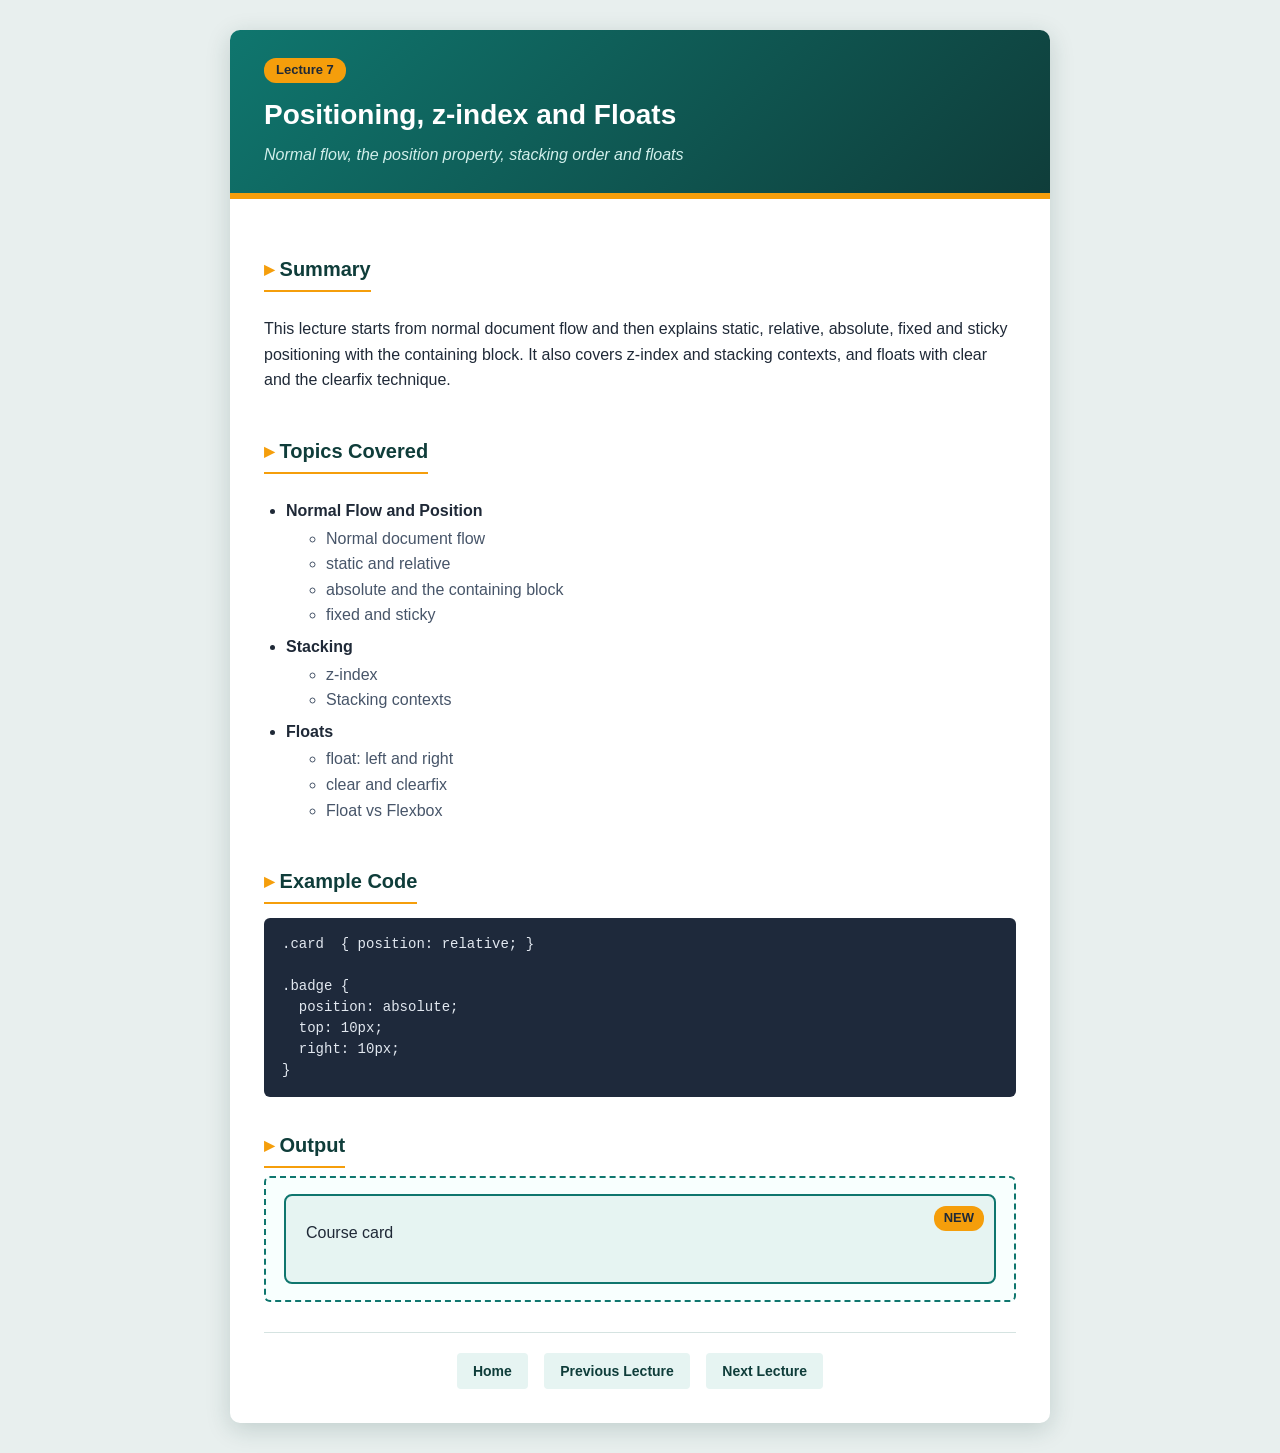
<file: lecture7.html>
<!DOCTYPE html>
<html lang="en">
<head>
  <meta charset="UTF-8">
  <meta name="viewport" content="width=device-width, initial-scale=1.0">
  <title>Lecture 7: Positioning, z-index and Floats</title>
  <link rel="stylesheet" href="style.css">
</head>
<body>
  <div class="wrapper">
    <header class="lecture-header">
      <span class="lec-badge">Lecture 7</span>
      <h1>Positioning, z-index and Floats</h1>
      <p>Normal flow, the position property, stacking order and floats</p>
    </header>
    <main class="content">
      <h2>Summary</h2>
      <p>This lecture starts from normal document flow and then explains static, relative, absolute, fixed and sticky positioning with the containing block. It also covers z-index and stacking contexts, and floats with clear and the clearfix technique.</p>
      <h2>Topics Covered</h2>
      <ul class="topics">
        <li><strong>Normal Flow and Position</strong>
          <ul>
            <li>Normal document flow</li>
            <li>static and relative</li>
            <li>absolute and the containing block</li>
            <li>fixed and sticky</li>
          </ul>
        </li>
        <li><strong>Stacking</strong>
          <ul>
            <li>z-index</li>
            <li>Stacking contexts</li>
          </ul>
        </li>
        <li><strong>Floats</strong>
          <ul>
            <li>float: left and right</li>
            <li>clear and clearfix</li>
            <li>Float vs Flexbox</li>
          </ul>
        </li>
      </ul>
      <h2>Example Code</h2>
<pre class="code">.card  { position: relative; }

.badge {
  position: absolute;
  top: 10px;
  right: 10px;
}</pre>
      <h2>Output</h2>
      <div class="output">
        <div class="card">
          Course card
          <span class="badge">NEW</span>
        </div>
      </div>
      <nav class="nav">
        <a href="index.html">Home</a>
        <a href="lecture6.html">Previous Lecture</a>
        <a href="lecture8.html">Next Lecture</a>
      </nav>
    </main>
  </div>
</body>
</html>
</file>
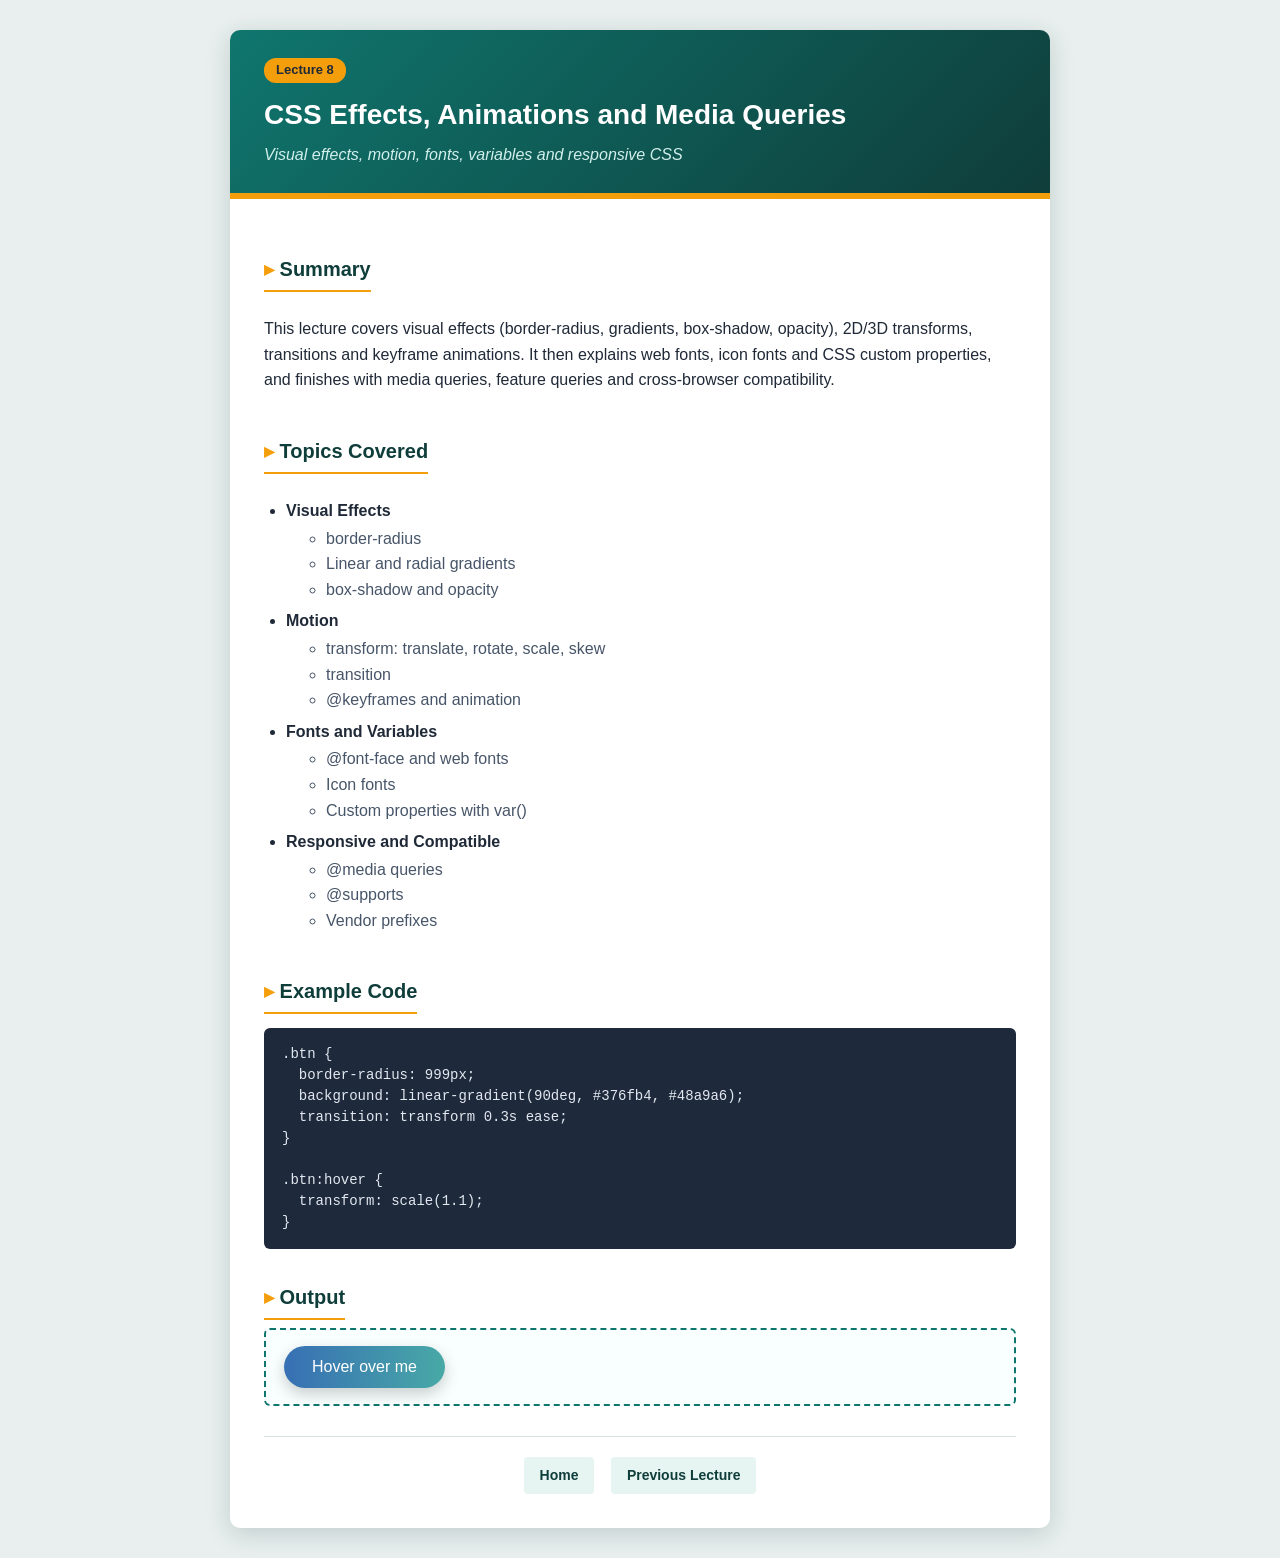
<file: lecture8.html>
<!DOCTYPE html>
<html lang="en">
<head>
  <meta charset="UTF-8">
  <meta name="viewport" content="width=device-width, initial-scale=1.0">
  <title>Lecture 8: CSS Effects, Animations and Media Queries</title>
  <link rel="stylesheet" href="style.css">
</head>
<body>
  <div class="wrapper">
    <header class="lecture-header">
      <span class="lec-badge">Lecture 8</span>
      <h1>CSS Effects, Animations and Media Queries</h1>
      <p>Visual effects, motion, fonts, variables and responsive CSS</p>
    </header>
    <main class="content">
      <h2>Summary</h2>
      <p>This lecture covers visual effects (border-radius, gradients, box-shadow, opacity), 2D/3D transforms, transitions and keyframe animations. It then explains web fonts, icon fonts and CSS custom properties, and finishes with media queries, feature queries and cross-browser compatibility.</p>
      <h2>Topics Covered</h2>
      <ul class="topics">
        <li><strong>Visual Effects</strong>
          <ul>
            <li>border-radius</li>
            <li>Linear and radial gradients</li>
            <li>box-shadow and opacity</li>
          </ul>
        </li>
        <li><strong>Motion</strong>
          <ul>
            <li>transform: translate, rotate, scale, skew</li>
            <li>transition</li>
            <li>@keyframes and animation</li>
          </ul>
        </li>
        <li><strong>Fonts and Variables</strong>
          <ul>
            <li>@font-face and web fonts</li>
            <li>Icon fonts</li>
            <li>Custom properties with var()</li>
          </ul>
        </li>
        <li><strong>Responsive and Compatible</strong>
          <ul>
            <li>@media queries</li>
            <li>@supports</li>
            <li>Vendor prefixes</li>
          </ul>
        </li>
      </ul>
      <h2>Example Code</h2>
<pre class="code">.btn {
  border-radius: 999px;
  background: linear-gradient(90deg, #376fb4, #48a9a6);
  transition: transform 0.3s ease;
}

.btn:hover {
  transform: scale(1.1);
}</pre>
      <h2>Output</h2>
      <div class="output">
        <button class="btn" type="button">Hover over me</button>
      </div>
      <nav class="nav">
        <a href="index.html">Home</a>
        <a href="lecture7.html">Previous Lecture</a>
      </nav>
    </main>
  </div>
</body>
</html>
</file>
<file: style.css>
/* style.css - Web Technologies (CSC336) */

/* Lecture 8: CSS custom properties (variables) */
:root {
  --dark: #0f3d3a;
  --main: #0f766e;
  --accent: #f59e0b;
  --light: #e6f4f2;
  --text: #1f2937;
}

/* Lecture 5: universal selector | Lecture 6: box-sizing */
* {
  box-sizing: border-box;
}

body {
  margin: 0;
  padding: 30px 15px;
  background: #e8efee;
  font-family: "Segoe UI", Tahoma, Arial, sans-serif;
  color: var(--text);
  line-height: 1.6;
}

/* Lecture 6: width, margin, box-shadow | Lecture 8: border-radius, animation */
.wrapper {
  max-width: 820px;
  margin: 0 auto;
  background: #ffffff;
  border-radius: 10px;
  overflow: hidden;
  box-shadow: 0 6px 24px rgba(15, 60, 55, 0.18);
  animation: fadeIn 0.6s ease-out;
}

@keyframes fadeIn {
  from { opacity: 0; transform: translateY(15px); }
  to   { opacity: 1; transform: translateY(0); }
}

/* Lecture 8: linear-gradient */
.site-header {
  background: linear-gradient(135deg, var(--dark), var(--main));
  color: #ffffff;
  text-align: center;
  padding: 34px 20px 28px;
  border-bottom: 6px solid var(--accent);
}

.site-header .course {
  margin: 0 0 8px;
  font-size: 13px;
  letter-spacing: 1px;
  text-transform: uppercase;
  color: #99d5cf;
}

.site-header h1 {
  margin: 0 0 14px;
  font-size: 38px;
  letter-spacing: 1px;
}

.student {
  margin: 0;
  font-size: 17px;
}

.student span {
  display: inline-block;
  background: rgba(255, 255, 255, 0.15);
  padding: 4px 14px;
  margin: 3px;
  border-radius: 20px;
}

.content {
  padding: 28px 34px 30px;
}

.intro {
  margin-top: 0;
  color: #475569;
}

/* Lecture 5: descendant selector, pseudo-classes (:nth-child, :hover) */
.lecture-table {
  width: 100%;
  border-collapse: collapse;
  margin: 18px 0 10px;
}

.lecture-table th {
  background: var(--main);
  color: #ffffff;
  padding: 12px;
  text-align: left;
}

.lecture-table td {
  padding: 11px 12px;
  border-bottom: 1px solid #d5e3e1;
}

.lecture-table tbody tr:nth-child(even) {
  background: #f0f7f6;
}

.lecture-table tbody tr:hover {
  background: #fef3c7;
}

.lecture-table th:last-child,
.lecture-table td:last-child {
  text-align: center;
  width: 110px;
}

.title-cell {
  font-weight: 600;
}

/* Lecture 8: transition + transform */
.view-btn {
  display: inline-block;
  background: var(--accent);
  color: var(--text);
  text-decoration: none;
  font-weight: 700;
  padding: 5px 18px;
  border-radius: 4px;
  transition: transform 0.3s ease, background 0.3s ease;
}

.view-btn:hover {
  background: #d97706;
  color: #ffffff;
  transform: scale(1.1);
}

/* Lecture pages */
.lecture-header {
  background: linear-gradient(135deg, var(--main), var(--dark));
  color: #ffffff;
  padding: 26px 34px;
  border-bottom: 6px solid var(--accent);
}

.lec-badge {
  display: inline-block;
  background: var(--accent);
  color: var(--text);
  font-weight: 700;
  font-size: 13px;
  padding: 2px 12px;
  border-radius: 12px;
}

.lecture-header h1 {
  margin: 10px 0 4px;
  font-size: 28px;
}

.lecture-header p {
  margin: 0;
  font-style: italic;
  color: #d1efeb;
}

/* Lecture 5: pseudo-element ::before */
h2 {
  display: inline-block;
  margin: 26px 0 8px;
  padding-bottom: 5px;
  font-size: 20px;
  color: var(--dark);
  border-bottom: 2px solid var(--accent);
}

h2::before {
  content: "\25B8  ";
  color: var(--accent);
}

/* Lecture 5: child selector */
.topics {
  padding-left: 22px;
}

.topics > li {
  margin-bottom: 6px;
}

.topics ul {
  margin-top: 2px;
  color: #475569;
}

.code {
  margin: 6px 0;
  padding: 16px 18px;
  background: #1e293b;
  color: #e2e8f0;
  border-radius: 6px;
  overflow-x: auto;
  font-family: Consolas, "Courier New", monospace;
  font-size: 14px;
  line-height: 1.5;
}

.output {
  padding: 16px 18px;
  border: 2px dashed var(--main);
  border-radius: 6px;
  background: #f8fffe;
}

/* ---- Demo styles used inside the Output boxes ---- */

/* Lecture 3: table */
.output table {
  border-collapse: collapse;
}

.output th,
.output td {
  padding: 6px 16px;
  border: 1px solid #94a3b8;
}

.output th {
  background: var(--light);
}

/* Lecture 4: form */
.output input {
  padding: 5px 8px;
  margin: 0 6px;
}

.output input:focus {
  outline: 2px solid var(--main);
}

/* Lecture 5: specificity (id beats class beats element) */
.output .note {
  color: #2563eb;
}

.output #intro {
  color: #dc2626;
  font-weight: bold;
}

/* Lecture 6: box model */
.output .box {
  box-sizing: content-box;
  width: 250px;
  padding: 20px;
  border: 5px solid #000000;
  margin: 30px;
  background: var(--light);
}

/* Lecture 7: relative parent + absolute child */
.output .card {
  position: relative;
  height: 90px;
  padding: 24px 20px;
  background: var(--light);
  border: 2px solid var(--main);
  border-radius: 8px;
}

.output .badge {
  position: absolute;
  top: 10px;
  right: 10px;
  padding: 2px 10px;
  background: var(--accent);
  border-radius: 12px;
  font-size: 13px;
  font-weight: 700;
}

/* Lecture 8: gradient + radius + shadow + transition + transform */
.output .btn {
  padding: 12px 28px;
  border: none;
  border-radius: 999px;
  background: linear-gradient(90deg, #376fb4, #48a9a6);
  color: #ffffff;
  font-size: 16px;
  cursor: pointer;
  box-shadow: 0 6px 16px rgba(0, 0, 0, 0.2);
  transition: transform 0.3s ease;
}

.output .btn:hover {
  transform: scale(1.1);
}

/* Navigation links at the bottom */
.nav {
  margin-top: 30px;
  padding-top: 16px;
  border-top: 1px solid #d5e3e1;
  text-align: center;
}

.nav a {
  display: inline-block;
  margin: 4px 6px;
  padding: 7px 16px;
  background: var(--light);
  color: var(--dark);
  font-size: 14px;
  font-weight: 600;
  text-decoration: none;
  border-radius: 4px;
}

.nav a:hover {
  background: var(--main);
  color: #ffffff;
}

/* Lecture 8: media query (responsive) */
@media (max-width: 600px) {
  .content,
  .lecture-header {
    padding-left: 18px;
    padding-right: 18px;
  }

  .site-header h1 {
    font-size: 28px;
  }
}
</file>
<file: forms.css>
/* forms.css - styles for Activity 1 and Activity 2 (forms) */

/* Common form box */
.form-box {
  max-width: 700px;
  margin: 20px auto 0;
  padding: 20px;
  background: #f8fffe;
  border: 1px solid #d5e3e1;
  border-radius: 8px;
}

.form-box label {
  display: inline-block;
  padding: 12px 12px 12px 0;
  font-weight: 600;
}

.form-box input[type="text"],
.form-box input[type="email"],
.form-box input[type="password"],
.form-box select,
.form-box textarea {
  width: 100%;
  padding: 10px;
  border: 1px solid #94a3b8;
  border-radius: 4px;
  font-family: inherit;
  font-size: 15px;
  resize: vertical;
}

.form-box input:focus,
.form-box select:focus,
.form-box textarea:focus {
  outline: none;
  border-color: var(--main);
  box-shadow: 0 0 0 3px rgba(15, 118, 110, 0.2);
}

/* Activity 1: two columns using div + float (Lecture 7) */
.col-25 {
  float: left;
  width: 25%;
  margin-top: 6px;
}

.col-75 {
  float: left;
  width: 75%;
  margin-top: 6px;
}

/* Clearfix: clears the floats after every row */
.row::after {
  content: "";
  display: table;
  clear: both;
}

.submit-btn {
  float: right;
  margin-top: 14px;
  padding: 12px 28px;
  background: var(--main);
  color: #ffffff;
  border: none;
  border-radius: 4px;
  font-size: 16px;
  font-weight: 600;
  cursor: pointer;
  transition: background 0.3s ease;
}

.submit-btn:hover {
  background: var(--dark);
}

/* Activity 2: page title and registration form */
.page-title {
  margin: 0;
  font-size: 40px;
  letter-spacing: 2px;
  text-transform: uppercase;
  text-shadow: 2px 2px 0 var(--accent);
}

.reg-form .form-group {
  margin-bottom: 16px;
}

.reg-form label {
  display: block;
  padding: 0 0 6px;
}

.reg-form .radio-row label {
  display: inline-block;
  margin-right: 16px;
  padding: 0;
  font-weight: 400;
}

.reg-form .submit-btn {
  float: none;
  width: 100%;
}

/* Responsive: stack the columns on screens narrower than 600px */
@media (max-width: 600px) {
  .col-25,
  .col-75,
  .submit-btn {
    width: 100%;
    margin-top: 0;
  }

  .submit-btn {
    float: none;
    margin-top: 14px;
  }

  .page-title {
    font-size: 28px;
  }
}
</file>
